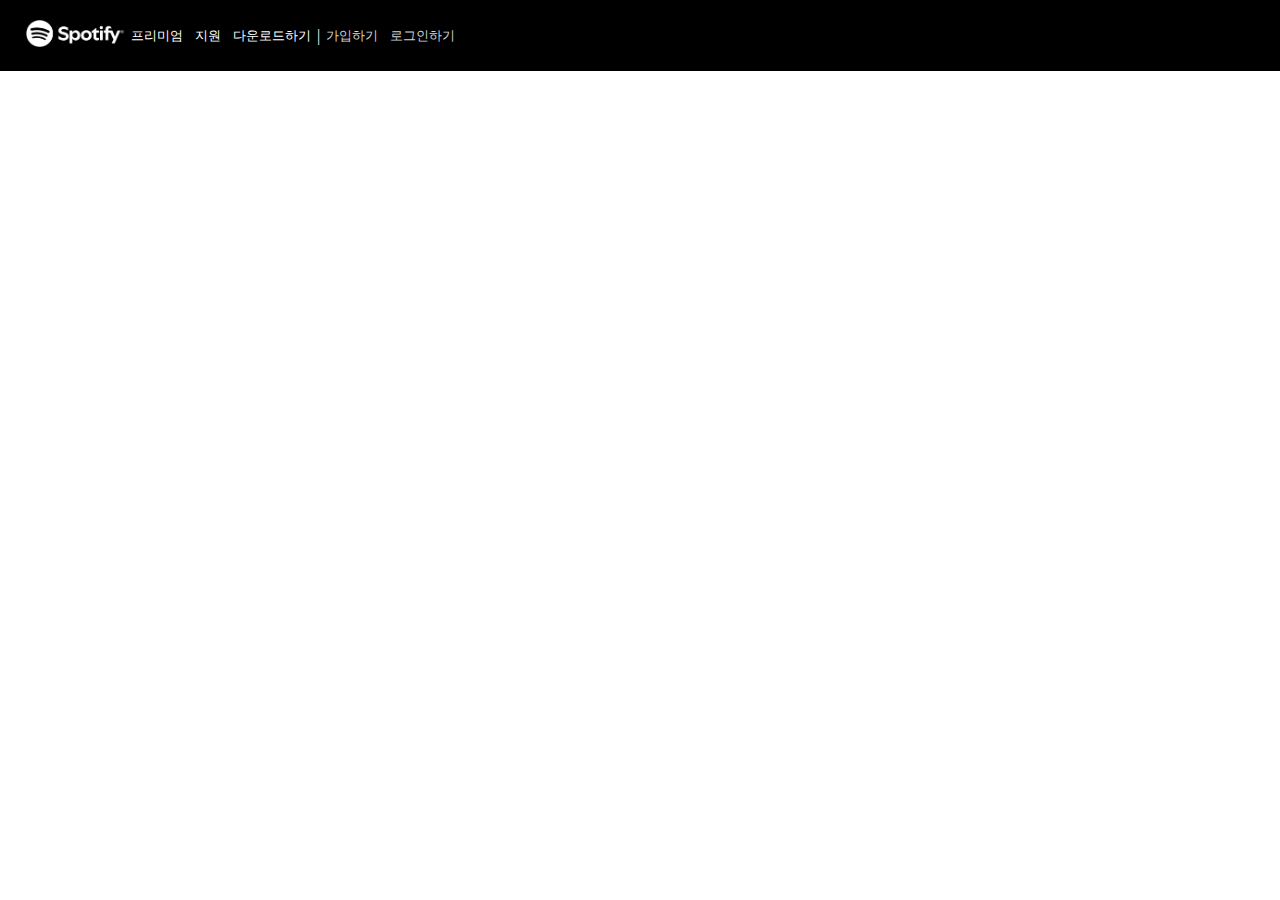
<file: index.html>
<!DOCTYPE html>
<html lang="en">

<head>
  <meta charset="UTF-8">
  <meta name="viewport" content="width=device-width, initial-scale=1.0">
  <title>Spotify - Clone</title>
  <link rel="stylesheet" href="./style.css">
  <link rel="reset" href="./reset.css">
  <link rel="icon" href="./img/favicon.svg">
</head>

<body>
  <header>
    <div>
      <img class="logo" src="./img/logo.png" />
    </div>

    <nav role="navigation">
      <ul class="menu">
        <li class="left-menu">
          <button class="premium">
            프리미엄
          </button>
        </li>
        <li class="left-menu">
          <button class="apply">
            지원
          </button>
        </li>
        <li class="left-menu">
          <button class="download">
            다운로드하기
          </button>
        </li>
        <li role="separator">|</li>

        <li class="right-menu">
          <button class="btn-signup"
          onclick="location.href='https://www.spotify.com/kr-ko/signup?forward_url=https%3A%2F%2Fopen.spotify.com%2F'">
            가입하기
          </button>
        </li>
        <li class="right-menu">
          <button class="btn-login"
          onclick="location.href='https://www.spotify.com/kr-ko/signup?forward_url=https%3A%2F%2Fopen.spotify.com%2F'">
            로그인하기
          </button>
        </li>
      </ul>

    </nav>

  </header>

</body>

</html>
</file>
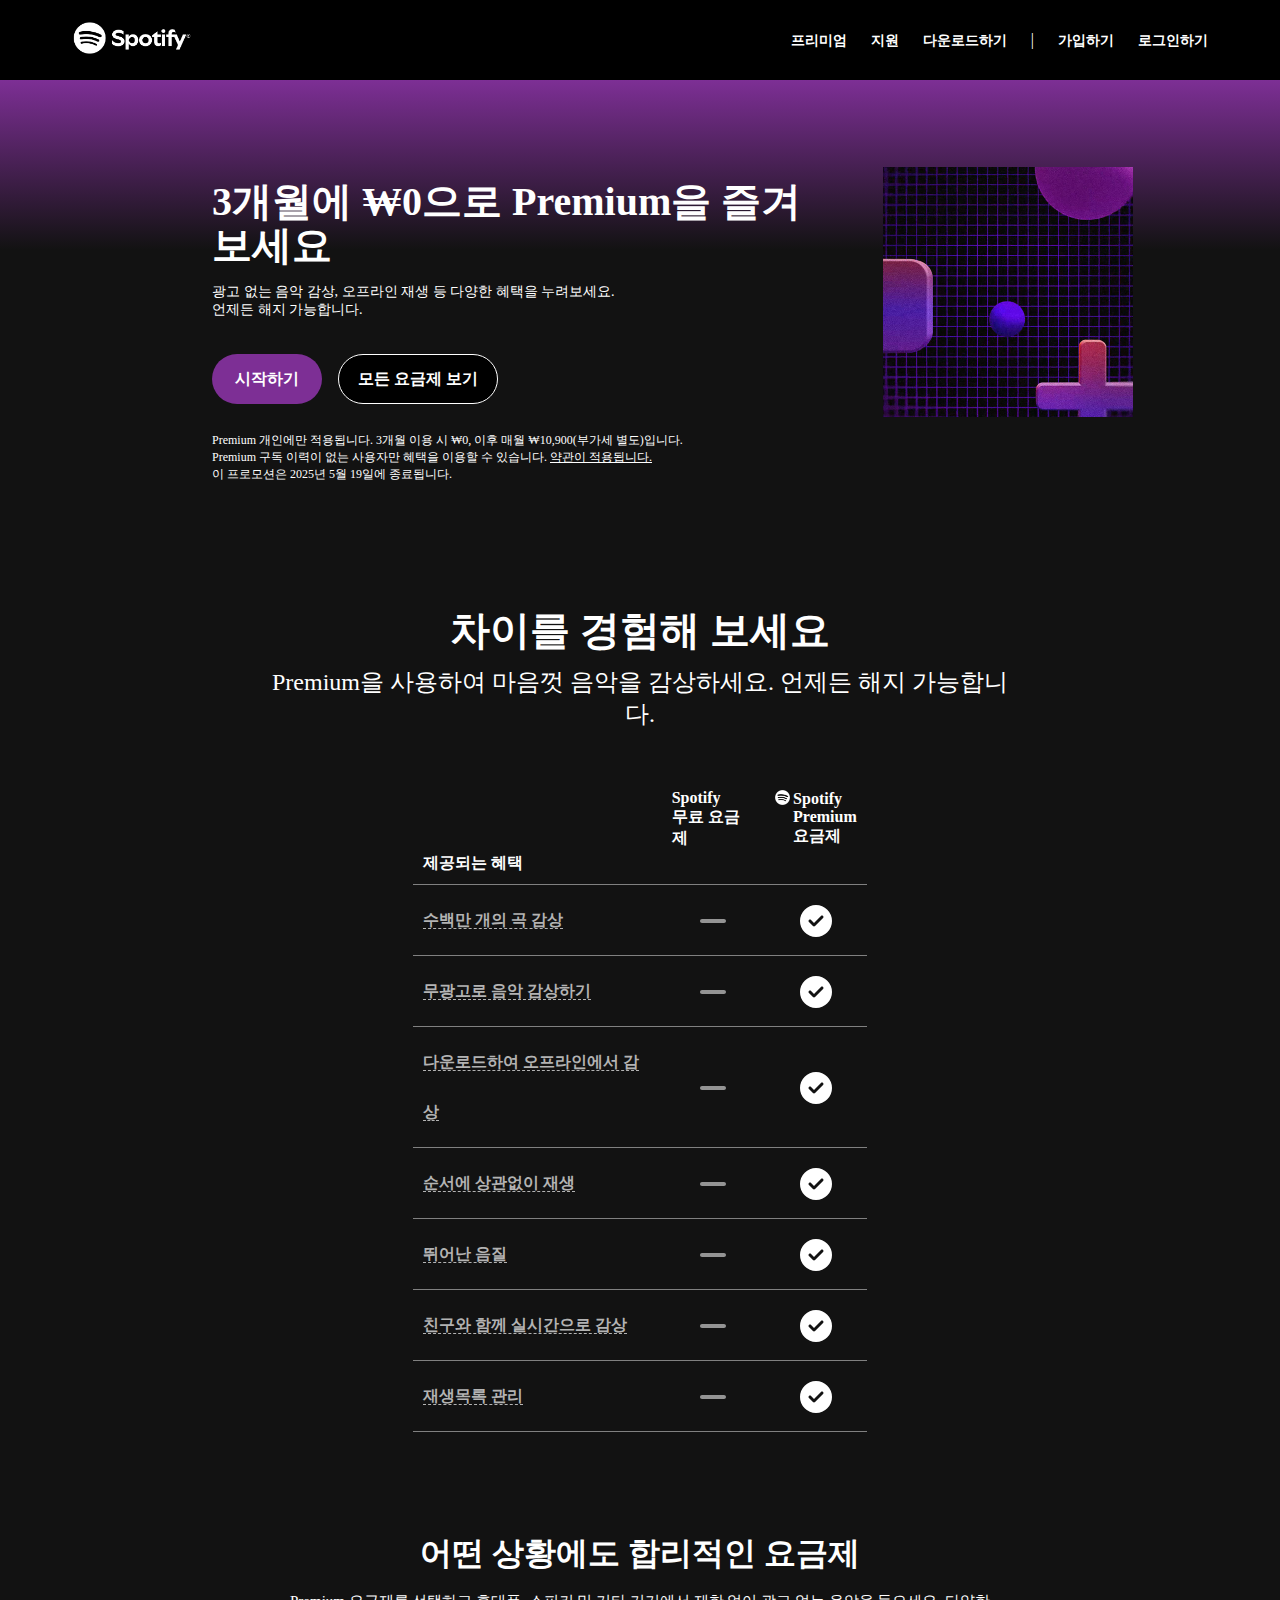
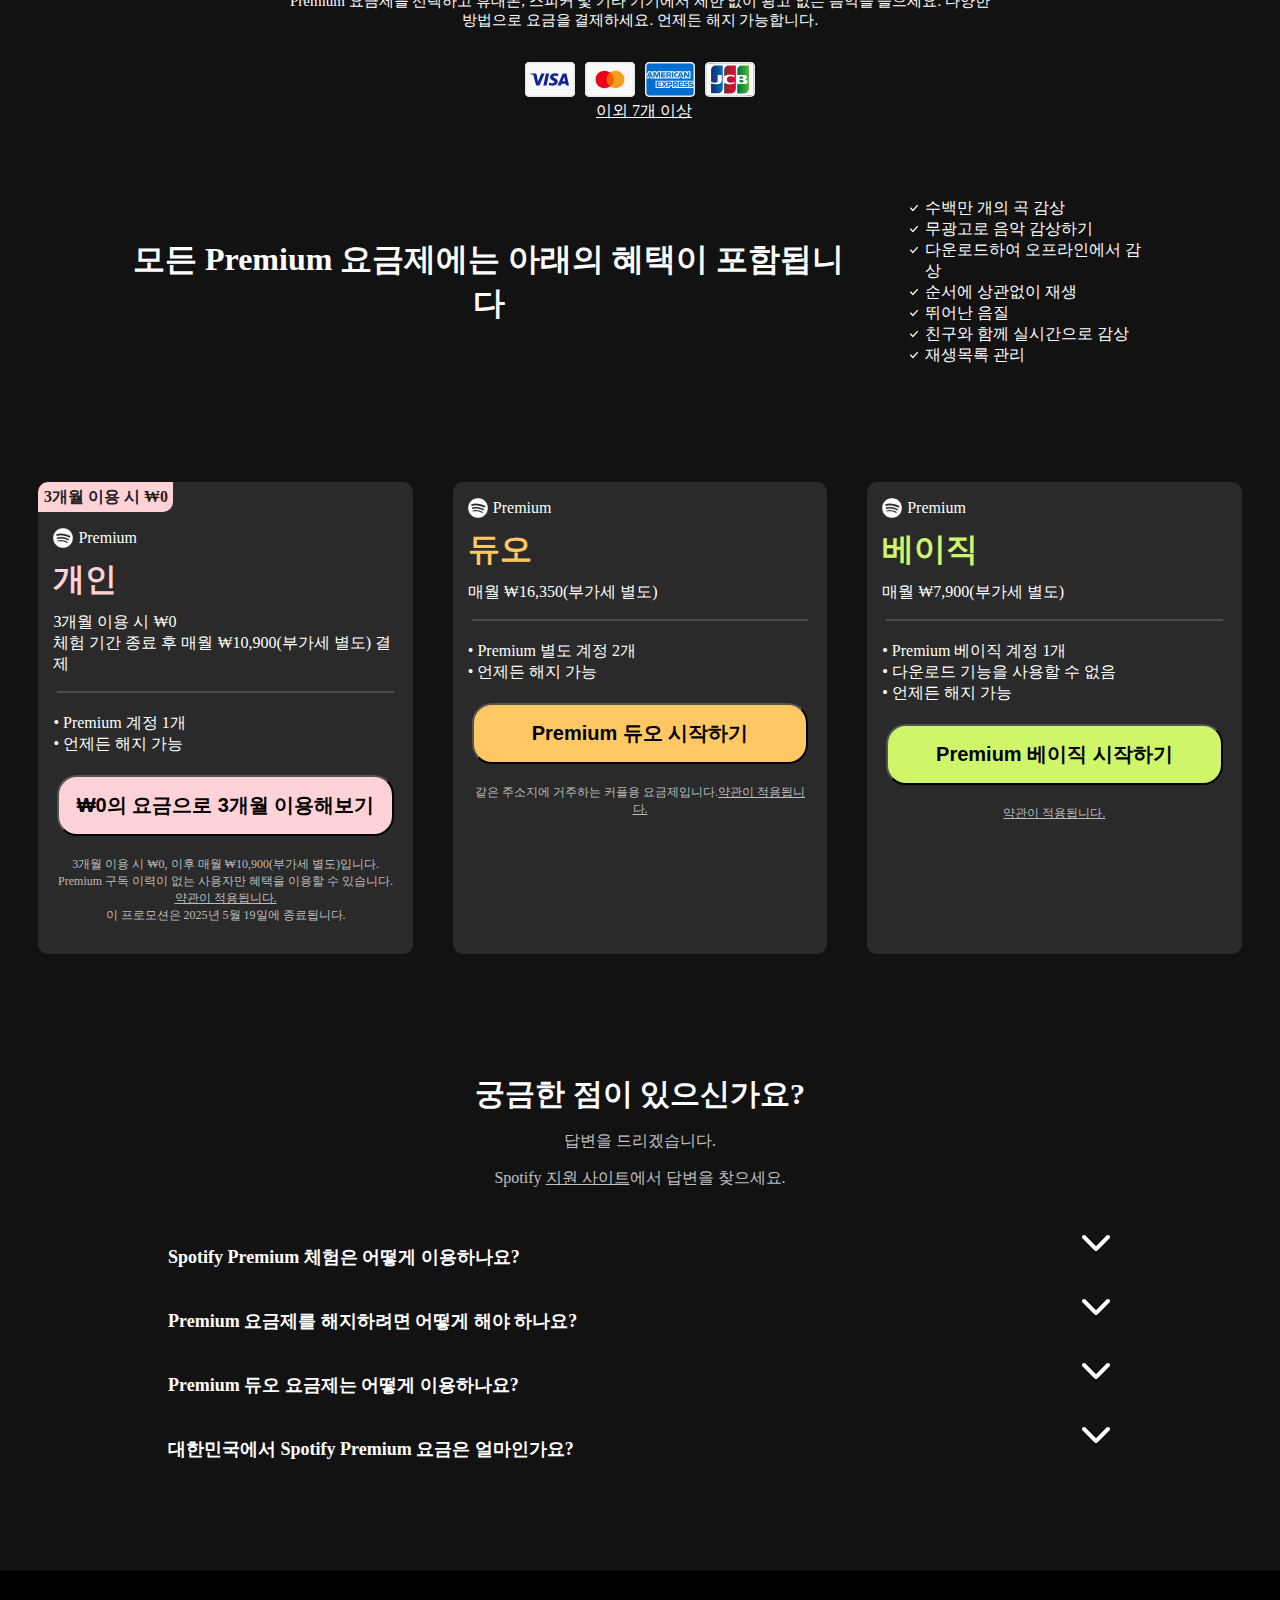
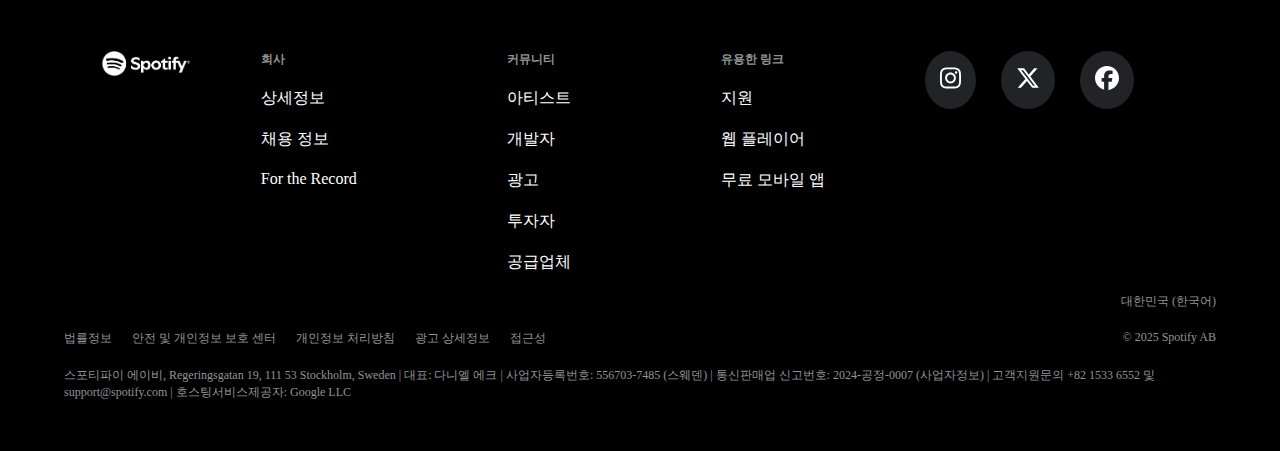
<file: Spotify/index.html>
<!DOCTYPE html>
<html lang="en">

<head>
  <meta charset="UTF-8">
  <meta name="viewport" content="width=device-width, initial-scale=1.0">
  <title>Spotify - Clone</title>
  <link rel="stylesheet" href="./style.css">
  <link rel="reset" href="./reset.css">
  <link rel="icon" href="./assets/favicon.svg">
  <script src="./script.js"></script>
</head>

<body>
  <header>
    <div class="header-content">
      <div>
        <img class="logo" src="./assets/logo.png" />
      </div>

      <nav class="header-nav" role="navigation">
        <ul class="menu-ui">
          <li class="menu">
            <button class="left-menu">프리미엄</button>
            <div id="premium-menu">
              <ul>
                <li>
                  <span class="plan-title">Premium 개인</span>
                  <span class="plan-detail">개인 사용자를 위한 계정 1개</span>
                </li>
                <li>
                  <span class="plan-title">Premium 듀오</span>
                  <span class="plan-detail">한 지붕 아래 사는 커플을 위한 계정 2개</span>
                </li>
              </ul>
            </div>
          </li>
          <li class="menu">
            <button class="left-menu">지원</button>
          </li>
          <li class="menu">
            <button class="left-menu">다운로드하기</button>
          </li>

          <li role="separator">|</li>

          <li class="menu">
            <button class="right-menu">가입하기</button>
          </li>
          <li class="menu">
            <button class="right-menu">로그인하기</button>
          </li>
        </ul>
        <a href="#" class="header-toggle-btn">
          <i class="fa-solid fa-bars fa-2xl" style="color: #ffffff;"></i>
        </a>
      </nav>
    </div>
  </header>

  <main>
    <section class="first">
      <div>
        <div class="headline">
          <h1 class="fs-title">3개월에 ₩0으로 Premium을 즐겨보세요</h1>
          <h2 class="fs-subtitle">광고 없는 음악 감상, 오프라인 재생 등 다양한 혜택을 누려보세요.<br>언제든 해지 가능합니다.</h2>
        </div>
        <div class="first-btn">
          <div class="start-btn">
            <button>시작하기</button>
          </div>
          <div class="fee-btn">
            <button>모든 요금제 보기</button>
          </div>
        </div>
        <div class="small-text">
          <p>Premium 개인에만 적용됩니다. 3개월 이용 시 ₩0, 이후 매월 ₩10,900(부가세 별도)입니다.<br>Premium 구독 이력이 없는 사용자만 혜택을 이용할 수 있습니다. <a
              href="#">약관이 적용됩니다.</a><br>이 프로모션은 2025년 5월 19일에 종료됩니다.
          </p>
        </div>
      </div>
    </section>

    <section class="second">
      <div class="second-content">
        <div class="ComponentWrapper">
          <div class="second-title">
            <h2>차이를 경험해 보세요</h2>
            <h3>Premium을 사용하여 마음껏 음악을 감상하세요. 언제든 해지 가능합니다.</h3>
          </div>
          <table class="TableWrapper">
            <thead>
              <tr>
                <th class="table-head-benefit">
                  <div>제공되는 혜택</div>
                </th>
                <th class="fee">
                  <div>Spotify<br>무료 요금제</div>
                </th>
                <th class="fee">
                  <div>
                    <img class="third-th-logo" src="./assets/Spotify_Primary_Logo_RGB_White.png">
                    <div>Spotify<br>Premium<br>요금제</div>
                  </div>
                </th>
              </tr>
            </thead>
            <tbody>
              <!-- 수백만 개의 곡 감상 -->
              <tr>
                <th>
                  <div class="benefits">
                    <span>수백만 개의 곡 감상</span>
                  </div>
                <td>
                  <div>
                    <svg xmlns="http://www.w3.org/2000/svg" height="32" width="28"
                      viewBox="0 0 448 512"><!--!Font Awesome Free 6.7.2 by @fontawesome - https://fontawesome.com License - https://fontawesome.com/license/free Copyright 2025 Fonticons, Inc.-->
                      <path fill="#949494"
                        d="M432 256c0 17.7-14.3 32-32 32L48 288c-17.7 0-32-14.3-32-32s14.3-32 32-32l352 0c17.7 0 32 14.3 32 32z" />
                    </svg>
                  </div>
                </td>
                <td class="checked">
                  <div>
                    <svg xmlns="http://www.w3.org/2000/svg" height="32" width="32"
                      viewBox="0 0 512 512"><!--!Font Awesome Free 6.7.2 by @fontawesome - https://fontawesome.com License - https://fontawesome.com/license/free Copyright 2025 Fonticons, Inc.-->
                      <path fill="#ffffff"
                        d="M256 512A256 256 0 1 0 256 0a256 256 0 1 0 0 512zM369 209L241 337c-9.4 9.4-24.6 9.4-33.9 0l-64-64c-9.4-9.4-9.4-24.6 0-33.9s24.6-9.4 33.9 0l47 47L335 175c9.4-9.4 24.6-9.4 33.9 0s9.4 24.6 0 33.9z" />
                    </svg>
                  </div>
                </td>
                </th>
              </tr>

              <!-- 무광고로 음악 감상하기 -->
              <tr>
                <th>
                  <div class="benefits">
                    <span>무광고로 음악 감상하기</span>
                  </div>
                <td>
                  <div>
                    <svg xmlns="http://www.w3.org/2000/svg" height="32" width="28"
                      viewBox="0 0 448 512"><!--!Font Awesome Free 6.7.2 by @fontawesome - https://fontawesome.com License - https://fontawesome.com/license/free Copyright 2025 Fonticons, Inc.-->
                      <path fill="#949494"
                        d="M432 256c0 17.7-14.3 32-32 32L48 288c-17.7 0-32-14.3-32-32s14.3-32 32-32l352 0c17.7 0 32 14.3 32 32z" />
                    </svg>
                  </div>
                </td>
                <td class="checked">
                  <div>
                    <svg xmlns="http://www.w3.org/2000/svg" height="32" width="32"
                      viewBox="0 0 512 512"><!--!Font Awesome Free 6.7.2 by @fontawesome - https://fontawesome.com License - https://fontawesome.com/license/free Copyright 2025 Fonticons, Inc.-->
                      <path fill="#ffffff"
                        d="M256 512A256 256 0 1 0 256 0a256 256 0 1 0 0 512zM369 209L241 337c-9.4 9.4-24.6 9.4-33.9 0l-64-64c-9.4-9.4-9.4-24.6 0-33.9s24.6-9.4 33.9 0l47 47L335 175c9.4-9.4 24.6-9.4 33.9 0s9.4 24.6 0 33.9z" />
                    </svg>
                  </div>
                </td>
                </th>
              </tr>

              <!-- 다운로드하여 오프라인에서 감상 -->
              <tr>
                <th>
                  <div class="benefits">
                    <span>다운로드하여 오프라인에서 감상</span>
                  </div>
                <td>
                  <div>
                    <svg xmlns="http://www.w3.org/2000/svg" height="32" width="28"
                      viewBox="0 0 448 512"><!--!Font Awesome Free 6.7.2 by @fontawesome - https://fontawesome.com License - https://fontawesome.com/license/free Copyright 2025 Fonticons, Inc.-->
                      <path fill="#949494"
                        d="M432 256c0 17.7-14.3 32-32 32L48 288c-17.7 0-32-14.3-32-32s14.3-32 32-32l352 0c17.7 0 32 14.3 32 32z" />
                    </svg>
                  </div>
                </td>
                <td class="checked">
                  <div>
                    <svg xmlns="http://www.w3.org/2000/svg" height="32" width="32"
                      viewBox="0 0 512 512"><!--!Font Awesome Free 6.7.2 by @fontawesome - https://fontawesome.com License - https://fontawesome.com/license/free Copyright 2025 Fonticons, Inc.-->
                      <path fill="#ffffff"
                        d="M256 512A256 256 0 1 0 256 0a256 256 0 1 0 0 512zM369 209L241 337c-9.4 9.4-24.6 9.4-33.9 0l-64-64c-9.4-9.4-9.4-24.6 0-33.9s24.6-9.4 33.9 0l47 47L335 175c9.4-9.4 24.6-9.4 33.9 0s9.4 24.6 0 33.9z" />
                    </svg>
                  </div>
                </td>
                </th>
              </tr>

              <!-- 순서에 상관없이 재생 -->
              <tr>
                <th>
                  <div class="benefits">
                    <span>순서에 상관없이 재생</span>
                  </div>
                <td>
                  <div>
                    <svg xmlns="http://www.w3.org/2000/svg" height="32" width="28"
                      viewBox="0 0 448 512"><!--!Font Awesome Free 6.7.2 by @fontawesome - https://fontawesome.com License - https://fontawesome.com/license/free Copyright 2025 Fonticons, Inc.-->
                      <path fill="#949494"
                        d="M432 256c0 17.7-14.3 32-32 32L48 288c-17.7 0-32-14.3-32-32s14.3-32 32-32l352 0c17.7 0 32 14.3 32 32z" />
                    </svg>
                  </div>
                </td>
                <td class="checked">
                  <div>
                    <svg xmlns="http://www.w3.org/2000/svg" height="32" width="32"
                      viewBox="0 0 512 512"><!--!Font Awesome Free 6.7.2 by @fontawesome - https://fontawesome.com License - https://fontawesome.com/license/free Copyright 2025 Fonticons, Inc.-->
                      <path fill="#ffffff"
                        d="M256 512A256 256 0 1 0 256 0a256 256 0 1 0 0 512zM369 209L241 337c-9.4 9.4-24.6 9.4-33.9 0l-64-64c-9.4-9.4-9.4-24.6 0-33.9s24.6-9.4 33.9 0l47 47L335 175c9.4-9.4 24.6-9.4 33.9 0s9.4 24.6 0 33.9z" />
                    </svg>
                  </div>
                </td>
                </th>
              </tr>

              <!-- 뛰어난 음질 -->
              <tr>
                <th>
                  <div class="benefits">
                    <span>뛰어난 음질</span>
                  </div>
                <td>
                  <div>
                    <svg xmlns="http://www.w3.org/2000/svg" height="32" width="28"
                      viewBox="0 0 448 512"><!--!Font Awesome Free 6.7.2 by @fontawesome - https://fontawesome.com License - https://fontawesome.com/license/free Copyright 2025 Fonticons, Inc.-->
                      <path fill="#949494"
                        d="M432 256c0 17.7-14.3 32-32 32L48 288c-17.7 0-32-14.3-32-32s14.3-32 32-32l352 0c17.7 0 32 14.3 32 32z" />
                    </svg>
                  </div>
                </td>
                <td class="checked">
                  <div>
                    <svg xmlns="http://www.w3.org/2000/svg" height="32" width="32"
                      viewBox="0 0 512 512"><!--!Font Awesome Free 6.7.2 by @fontawesome - https://fontawesome.com License - https://fontawesome.com/license/free Copyright 2025 Fonticons, Inc.-->
                      <path fill="#ffffff"
                        d="M256 512A256 256 0 1 0 256 0a256 256 0 1 0 0 512zM369 209L241 337c-9.4 9.4-24.6 9.4-33.9 0l-64-64c-9.4-9.4-9.4-24.6 0-33.9s24.6-9.4 33.9 0l47 47L335 175c9.4-9.4 24.6-9.4 33.9 0s9.4 24.6 0 33.9z" />
                    </svg>
                  </div>
                </td>
                </th>
              </tr>

              <!-- 친구와 함께 실시간으로 감상 -->
              <tr>
                <th>
                  <div class="benefits">
                    <span>친구와 함께 실시간으로 감상</span>
                  </div>
                <td>
                  <div>
                    <svg xmlns="http://www.w3.org/2000/svg" height="32" width="28"
                      viewBox="0 0 448 512"><!--!Font Awesome Free 6.7.2 by @fontawesome - https://fontawesome.com License - https://fontawesome.com/license/free Copyright 2025 Fonticons, Inc.-->
                      <path fill="#949494"
                        d="M432 256c0 17.7-14.3 32-32 32L48 288c-17.7 0-32-14.3-32-32s14.3-32 32-32l352 0c17.7 0 32 14.3 32 32z" />
                    </svg>
                  </div>
                </td>
                <td class="checked">
                  <div>
                    <svg xmlns="http://www.w3.org/2000/svg" height="32" width="32"
                      viewBox="0 0 512 512"><!--!Font Awesome Free 6.7.2 by @fontawesome - https://fontawesome.com License - https://fontawesome.com/license/free Copyright 2025 Fonticons, Inc.-->
                      <path fill="#ffffff"
                        d="M256 512A256 256 0 1 0 256 0a256 256 0 1 0 0 512zM369 209L241 337c-9.4 9.4-24.6 9.4-33.9 0l-64-64c-9.4-9.4-9.4-24.6 0-33.9s24.6-9.4 33.9 0l47 47L335 175c9.4-9.4 24.6-9.4 33.9 0s9.4 24.6 0 33.9z" />
                    </svg>
                  </div>
                </td>
                </th>
              </tr>

              <!-- 재생목록 관리 -->
              <tr>
                <th>
                  <div class="benefits">
                    <span>재생목록 관리</span>
                  </div>
                <td>
                  <div>
                    <svg xmlns="http://www.w3.org/2000/svg" height="32" width="28"
                      viewBox="0 0 448 512"><!--!Font Awesome Free 6.7.2 by @fontawesome - https://fontawesome.com License - https://fontawesome.com/license/free Copyright 2025 Fonticons, Inc.-->
                      <path fill="#949494"
                        d="M432 256c0 17.7-14.3 32-32 32L48 288c-17.7 0-32-14.3-32-32s14.3-32 32-32l352 0c17.7 0 32 14.3 32 32z" />
                    </svg>
                  </div>
                </td>
                <td class="checked">
                  <div>
                    <svg xmlns="http://www.w3.org/2000/svg" height="32" width="32"
                      viewBox="0 0 512 512"><!--!Font Awesome Free 6.7.2 by @fontawesome - https://fontawesome.com License - https://fontawesome.com/license/free Copyright 2025 Fonticons, Inc.-->
                      <path fill="#ffffff"
                        d="M256 512A256 256 0 1 0 256 0a256 256 0 1 0 0 512zM369 209L241 337c-9.4 9.4-24.6 9.4-33.9 0l-64-64c-9.4-9.4-9.4-24.6 0-33.9s24.6-9.4 33.9 0l47 47L335 175c9.4-9.4 24.6-9.4 33.9 0s9.4 24.6 0 33.9z" />
                    </svg>
                  </div>
                </td>
                </th>
              </tr>

            </tbody>
          </table>
        </div>

      </div>
    </section>

    <section class="third">
      <div>
        <h2>어떤 상황에도 합리적인 요금제</h2>
        <h3>Premium 요금제를 선택하고 휴대폰, 스피커 및 기타 기기에서 제한 없이 광고 없는 음악을 들으세요. 다양한<br>방법으로 요금을 결제하세요. 언제든 해지 가능합니다.</h3>
      </div>
      <div>
        <ul class="payment-way">
          <li><img src="./assets/visa.svg" alt="visa"></li>
          <li><img src="./assets/mastercard.svg" alt="mastercard"></li>
          <li><img src="./assets/amex.svg" alt="amex"></li>
          <li><img src="./assets/jcb.svg" alt="jcb"></li>
        </ul>
        <span class="other-way-toggle-span">이외 7개 이상</span>
        <ul class="payment-other-way">
          <li><img src="./assets/cup.svg" alt=""></li>
          <li><img src="./assets/uplus.svg" alt=""></li>
          <li><img src="./assets/kt.svg" alt=""></li>
          <li><img src="./assets/sktelecom.svg" alt=""></li>
          <li><img src="./assets/kakaopay.svg" alt=""></li>
          <li><img src="./assets/toss-pay.svg" alt=""></li>
          <li><img src="./assets/paypal.svg" alt=""></li>
        </ul>
      </div>
      <aside>
        <h3>모든 Premium 요금제에는 아래의 혜택이 포함됩니다</h3>
        <ul class="third-section-benefits">
          <li>수백만 개의 곡 감상</li>
          <li>무광고로 음악 감상하기</li>
          <li>다운로드하여 오프라인에서 감상</li>
          <li>순서에 상관없이 재생</li>
          <li>뛰어난 음질</li>
          <li>친구와 함께 실시간으로 감상</li>
          <li>재생목록 관리</li>
        </ul>
      </aside>
    </section>

    <section class="forth">
      <div class="container">
        <div id="plan-premium-individual">
          <span class="individual-tag">3개월 이용 시 ₩0</span>
          <div class="plan-premium-title">
            <img src="./assets/Spotify_Primary_Logo_RGB_White.png" alt="">
            <span>Premium</span>
          </div>
          <h3>개인</h3>
          <p class="every-month">3개월 이용 시 ₩0</p>
          <p>체험 기간 종료 후 매월 ₩10,900(부가세 별도) 결제</p>
          <hr>
          <div class="first-descript">
            <p>• Premium 계정 1개</p>
            <p>• 언제든 해지 가능</p>
          </div>
          <div class="plan-btn">
            <button id="individual-btn">₩0의 요금으로 3개월 이용해보기</button>
          </div>
          <p class="last-descript">3개월 이용 시 ₩0, 이후 매월 ₩10,900(부가세 별도)입니다.<br>Premium 구독 이력이 없는 사용자만 혜택을 이용할 수
            있습니다.<a>약관이 적용됩니다.</a><br>이 프로모션은 2025년 5월 19일에 종료됩니다.</p>

        </div>
        <div id="plan-premium-duo">
          <div class="plan-premium-title">
            <img src="./assets/Spotify_Primary_Logo_RGB_White.png" alt="">
            <span>Premium</span>
          </div>
          <h3>듀오</h3>
          <p class="every-month">매월 ₩16,350(부가세 별도)</p>
          <hr>
          <div class="first-descript">
            <p>• Premium 별도 계정 2개</p>
            <p>• 언제든 해지 가능</p>
          </div>
          <div class="plan-btn">
            <button id="duo-btn">Premium 듀오 시작하기</button>
          </div>
          <p class="last-descript">같은 주소지에 거주하는 커플용 요금제입니다.<a>약관이 적용됩니다.</a></p>
        </div>
        <div id="plan-premium-basic">
          <div class="plan-premium-title">
            <img src="./assets/Spotify_Primary_Logo_RGB_White.png" alt="">
            <span>Premium</span>
          </div>
          <h3>베이직</h3>
          <p class="every-month">매월 ₩7,900(부가세 별도)</p>
          <hr>
          <div class="first-descript">
            <p>• Premium 베이직 계정 1개</p>
            <p>• 다운로드 기능을 사용할 수 없음</p>
            <p>• 언제든 해지 가능</p>
          </div>
          <div class="plan-btn">
            <button id="basic-btn">Premium 베이직 시작하기</button>
          </div>
          <p class="last-descript"><a>약관이 적용됩니다.</a></p>
        </div>
      </div>
    </section>

    <section class="fifth">
      <div class="fifth-title">
        <h2>궁금한 점이 있으신가요?</h2>
        <p>답변을 드리겠습니다.</p>
        <p>Spotify <a href="#">지원 사이트</a>에서 답변을 찾으세요.</p>
      </div>
      <div class="fifth-txt">
        <ul class="question-type">
          <li>
            <div class="question-item">
              Spotify Premium 체험은 어떻게 이용하나요?
              <svg xmlns="http://www.w3.org/2000/svg" height="32" width="32" viewBox="0 0 512 512">
                <path fill="#ffffff"
                  d="M233.4 406.6c12.5 12.5 32.8 12.5 45.3 0l192-192c12.5-12.5 12.5-32.8 0-45.3s-32.8-12.5-45.3 0L256 338.7 86.6 169.4c-12.5-12.5-32.8-12.5-45.3 0s-12.5 32.8 0 45.3l192 192z" />
              </svg>
            </div>
            <div class="question-hidden-div">
              이전에 Premium 요금제를 이용해 본 적이 없다면 무료 체험 또는 할인된 요금으로 이용할 수 있습니다.<br><br>
              무료 체험을 이용하려면 가입할 때 유효한 결제 수단을 입력해야 합니다. 입력해 주신 결제 정보는 국가나 지역을 확인하는 데 사용되며, 무료 체험 혜택이 종료된 후에 Premium을 계속
              이용하기로 결정할 경우에 결제 수단으로 사용됩니다.<br><br>
              무료 체험 종료 7일 전에 알림을 보내드립니다. 국가 제한 및 약관이 적용됩니다.
            </div>
          </li>
          <li>
            <div class="question-item">
              Premium 요금제를 해지하려면 어떻게 해야 하나요?
              <svg xmlns="http://www.w3.org/2000/svg" height="32" width="32" viewBox="0 0 512 512">
                <path fill="#ffffff"
                  d="M233.4 406.6c12.5 12.5 32.8 12.5 45.3 0l192-192c12.5-12.5 12.5-32.8 0-45.3s-32.8-12.5-45.3 0L256 338.7 86.6 169.4c-12.5-12.5-32.8-12.5-45.3 0s-12.5 32.8 0 45.3l192 192z" />
              </svg>
            </div>
            <div class="question-hidden-div">
              계정 페이지에서 언제든지 온라인으로 손쉽게 Premium 요금제를 해지할 수 있습니다. Premium은 다음 청구 날짜까지 계속 이용하실 수 있으며 이후 계정이 무료 요금제로
              전환됩니다.<br><br>
              무료 계정으로 전환해도 플레이리스트 및 저장된 음악은 유지되며 광고와 함께 음악을 들을 수 있습니다.
            </div>
          </li>
          <li>
            <div class="question-item">
              Premium 듀오 요금제는 어떻게 이용하나요?
              <svg xmlns="http://www.w3.org/2000/svg" height="32" width="32" viewBox="0 0 512 512">
                <path fill="#ffffff"
                  d="M233.4 406.6c12.5 12.5 32.8 12.5 45.3 0l192-192c12.5-12.5 12.5-32.8 0-45.3s-32.8-12.5-45.3 0L256 338.7 86.6 169.4c-12.5-12.5-32.8-12.5-45.3 0s-12.5 32.8 0 45.3l192 192z" />
              </svg>
            </div>
            <div class="question-hidden-div">
              Premium 듀오는 같이 사는 두 사람을 위한 요금제입니다. 두 개의 정가 Premium 개인 계정을 갖는 것과 비교하면 가격이 저렴합니다. 두 사람이 같은 주소지에 살고 있는지 확인할 수
              있도록 주소를 제공해 주셔야 합니다. 요금제 결제 직후에 멤버를 초대할 수 있습니다. 각 멤버에게 별도의 Premium 계정이 주어지며 각자 자신의 계정으로 동시에 음악을 들을 수 있습니다.
              저장한 음악과 플레이리스트는 따로 가질 수 있습니다. 요금제 멤버는 서로가 무엇을 듣고 있는지 볼 수 없습니다.<br><br>
              Premium 듀오에 대해 자세히 알아보세요.
            </div>
          </li>
          <li>
            <div class="question-item">
              대한민국에서 Spotify Premium 요금은 얼마인가요?
              <svg xmlns="http://www.w3.org/2000/svg" height="32" width="32" viewBox="0 0 512 512">
                <path fill="#ffffff"
                  d="M233.4 406.6c12.5 12.5 32.8 12.5 45.3 0l192-192c12.5-12.5 12.5-32.8 0-45.3s-32.8-12.5-45.3 0L256 338.7 86.6 169.4c-12.5-12.5-32.8-12.5-45.3 0s-12.5 32.8 0 45.3l192 192z" />
              </svg>
            </div>
            <div class="question-hidden-div">
              대한민국의 Spotify Premium 가격은 선택한 Premium 요금제에 따라 다릅니다. Spotify Premium 베이직 요금제는 ₩8,690(매월 기준), Premium 개인
              요금제는 ₩11,990(매월 기준), Premium 듀오 요금제는 ₩17,985(매월 기준)입니다. 이전에 Premium 요금제를 이용해 본 적이 없다면 무료 체험 또는 할인된 요금으로
              이용할 수 있습니다. 국가 제한 및 약관이 적용됩니다.
            </div>
          </li>
        </ul>
      </div>
    </section>
  </main>
  <footer>
    <nav class="footer-nav">
      <div class="footer-lists">
        <div class="upper-footer">
          <div>
            <img class="footer-logo" src="./assets/logo.png" alt="">
          </div>
          <div class="any-lists">
            <ul>
              <h3>회사</h3>
              <li>상세정보</li>
              <li>채용 정보</li>
              <li>For the Record</li>
            </ul>
            <ul>
              <h3>커뮤니티</h3>
              <li>아티스트</li>
              <li>개발자</li>
              <li>광고</li>
              <li>투자자</li>
              <li>공급업체</li>
            </ul>
            <ul>
              <h3>유용한 링크</h3>
              <li>지원</li>
              <li>웹 플레이어</li>
              <li>무료 모바일 앱</li>
            </ul>
          </div>
          <div class="sns-links">
            <ul>
              <li>
                <svg xmlns="http://www.w3.org/2000/svg" height="24" width="21" viewBox="0 0 448 512">
                  <path fill="#ffffff"
                    d="M224.1 141c-63.6 0-114.9 51.3-114.9 114.9s51.3 114.9 114.9 114.9S339 319.5 339 255.9 287.7 141 224.1 141zm0 189.6c-41.1 0-74.7-33.5-74.7-74.7s33.5-74.7 74.7-74.7 74.7 33.5 74.7 74.7-33.6 74.7-74.7 74.7zm146.4-194.3c0 14.9-12 26.8-26.8 26.8-14.9 0-26.8-12-26.8-26.8s12-26.8 26.8-26.8 26.8 12 26.8 26.8zm76.1 27.2c-1.7-35.9-9.9-67.7-36.2-93.9-26.2-26.2-58-34.4-93.9-36.2-37-2.1-147.9-2.1-184.9 0-35.8 1.7-67.6 9.9-93.9 36.1s-34.4 58-36.2 93.9c-2.1 37-2.1 147.9 0 184.9 1.7 35.9 9.9 67.7 36.2 93.9s58 34.4 93.9 36.2c37 2.1 147.9 2.1 184.9 0 35.9-1.7 67.7-9.9 93.9-36.2 26.2-26.2 34.4-58 36.2-93.9 2.1-37 2.1-147.8 0-184.8zM398.8 388c-7.8 19.6-22.9 34.7-42.6 42.6-29.5 11.7-99.5 9-132.1 9s-102.7 2.6-132.1-9c-19.6-7.8-34.7-22.9-42.6-42.6-11.7-29.5-9-99.5-9-132.1s-2.6-102.7 9-132.1c7.8-19.6 22.9-34.7 42.6-42.6 29.5-11.7 99.5-9 132.1-9s102.7-2.6 132.1 9c19.6 7.8 34.7 22.9 42.6 42.6 11.7 29.5 9 99.5 9 132.1s2.7 102.7-9 132.1z" />
                </svg>
              </li>
              <li>
                <svg xmlns="http://www.w3.org/2000/svg" height="24" width="24" viewBox="0 0 512 512">
                  <path fill="#ffffff"
                    d="M389.2 48h70.6L305.6 224.2 487 464H345L233.7 318.6 106.5 464H35.8L200.7 275.5 26.8 48H172.4L272.9 180.9 389.2 48zM364.4 421.8h39.1L151.1 88h-42L364.4 421.8z" />
                </svg>
              </li>
              <li>
                <svg xmlns="http://www.w3.org/2000/svg" height="24" width="24" viewBox="0 0 512 512">
                  <path fill="#ffffff"
                    d="M512 256C512 114.6 397.4 0 256 0S0 114.6 0 256C0 376 82.7 476.8 194.2 504.5V334.2H141.4V256h52.8V222.3c0-87.1 39.4-127.5 125-127.5c16.2 0 44.2 3.2 55.7 6.4V172c-6-.6-16.5-1-29.6-1c-42 0-58.2 15.9-58.2 57.2V256h83.6l-14.4 78.2H287V510.1C413.8 494.8 512 386.9 512 256h0z" />
                </svg>
              </li>
            </ul>
          </div>
        </div>
        <div class="bottom-footer">
          <div class="global">
            <a href="#">
              대한민국 (한국어)
            </a>
          </div>
          <div class="info-first">
            <ul class="bottom-link">
              <li><a href="#">법률정보</a></li>
              <li><a href="#">안전 및 개인정보 보호 센터</a></li>
              <li><a href="#">개인정보 처리방침</a></li>
              <li><a href="#">광고 상세정보</a></li>
              <li><a href="#">접근성</a></li>
            </ul>
            <span>© 2025 Spotify AB</span>
          </div>
          <div class="info-last">
            <span>
              스포티파이 에이비, Regeringsgatan 19, 111 53 Stockholm, Sweden | 대표: 다니엘 에크 | 사업자등록번호: 556703-7485 (스웨덴) | 통신판매업 신고번호: 2024-공정-0007 (<a>사업자정보</a>) | 고객지원문의 +82 1533 6552 및 support@spotify.com | 호스팅서비스제공자: Google LLC
            </span>
          </div>
        </div>
    </nav>
  </footer>
</body>

</html>
</file>
<file: style.css>
html,body {	margin: 0;	padding: 0;}

header {
  display: inline-flex;
  background-color: black;
  padding: 0 25px;
  width: 100%;
}

nav {
  display: flex;
}

.logo {
  width: 100px;
  margin: 20px 0;
}

.menu {
  display: flex;
  list-style: none;
  padding: 0;
  align-items: center;
  color: white;
}

.premium {
  background-color: black;
  border-style: none;
  color: white;
}

.apply {
  background-color: black;
  border-style: none;
  color: white;
}
.download {
  background-color: black;
  border-style: none;
  color: white;
}

.btn-signup {
  background-color: black;
  border-style: none;
  color: lightgray;
}

.btn-login {
  background-color: black;
  border-style: none;
  color: lightgray;
}
</file>
<file: Spotify/style.css>
html,
body {
  margin: 0;
  padding: 0;
}

* {
  margin: 0;
  padding: 0;
  box-sizing: border-box;
}

body {
  margin: 0;
  background-color: rgb(18, 18, 18);
  color: #fff;
  min-height: 100vh;
}

header {
  width: 100%;
  background-color: black;
}

.header-content {
  display: flex;
  align-items: center;
  justify-content: space-between;
  height: 80px;
  padding: 0 32px;
  max-width: 1200px;
  margin: 0 auto;
}

.logo {
  width: 12vw;
  height: auto;
  object-fit: contain;
  min-width: 80px;
  max-width: 120px;
}

.header-nav {
  display: flex;
  align-items: center;
  flex-grow: 1;
  justify-content: flex-end;
  flex-wrap: nowrap;
  max-width: 800px;
}

/* 프리미엄 메뉴 숨기기 */
#premium-menu {
  display: none;
  position: absolute;
  background-color: #222;
  padding: 10px;
  width: 200px;
  top: 40px;
  /* 버튼 밑으로 드롭다운 */
  opacity: 0;
  transform: translateY(-20px);
  transition: opacity 0.2s ease-in-out, transform 0.2s ease-in-out;
}

/* 프리미엄 버튼 호버 시 메뉴 드롭다운 */
.menu:hover #premium-menu {
  display: block;
  opacity: 1;
  transform: translateY(30%);
}

/* 드롭다운 메뉴 스타일 */
#premium-menu ul {
  list-style: none;
  margin: 0;
  padding: 0;
}

#premium-menu li {
  padding: 8px;
}

#premium-menu li:last-child {
  border-bottom: none;
}

.plan-title {
  font-weight: bold;
}

.plan-detail {
  display: block;
  font-size: 12px;
  color: #bbb;
}

.menu-ui {
  display: flex;
  gap: 24px;
  list-style: none;
  margin: 0;
  padding: 0;
  color: #fff;
  flex-wrap: nowrap;
  overflow: hidden;
}

.menu-ui .menu button {
  height: max-content;
  background: none;
  border: none;
  color: #fff;
  font-size: 14px;
  font-weight: 600;
  cursor: pointer;
}

.menu-ui .menu button:hover{
  color: #1ed760;
}

main section {
  height: 600px;
}

.first {
  background-position: clamp(65%, calc(77.5% + 250px / 2 - max(15px,env(safe-area-inset-left)) * 2 - 10px), 900px), center top;
  background-image: url("./assets/background-purple.jpeg"),
    linear-gradient(180deg, rgb(125, 47, 149) 0%, rgb(18, 18, 18) 100%);
  background-repeat: no-repeat;
  
  background-size: 250px, 100% 170px;
  height: auto;
}

.first>div {
  height: auto;
  width: 70%;
  padding: 100px 20px 20px 20px;
  margin: auto;
}

.first>div>div {
  height: auto;
}

.headline {
  margin-bottom: 16px;
  width: 70%;
}

.fs-title {
  font-size: 2.5rem;
  line-height: 110%;
  color: #fff;
}

.fs-subtitle {
  margin: 15px 0;
  font-size: 14px;
  font-weight: 400;
  color: #fff;
}

.first-btn {
  display: flex;
  column-gap: 16px;
  margin-top: 35px;
  margin-bottom: 28px;
}

.first>div>div>div button {
  border-radius: 25px;
  height: 50px;
}

.start-btn>button {
  width: 110px;
  background-color: rgb(125, 47, 149);
  border: none;
  font-size: 16px;
  font-weight: 700;
  color: #fff;
}

.fee-btn>button {
  width: 160px;
  background-color: black;
  color: #fff;
  border-width: 1px;
  border-color: #fff;
  border-style: solid;
  font-size: 16px;
  font-weight: 700;
}

.first>div>div p {
  font-size: 12px;
  color: #fff;
  a {
    color: #fff;
  }
}

.ComponentWrapper {
  justify-items: center;
}

.ComponentWrapper>div {
  justify-items: center;
}

.second {
  background-color: rgb(18, 18, 18);
  align-content: center;
  height: auto;
  margin: 100px;
}

.second-content {
  justify-items: center;
  text-align: center;
}

.ComponentWrapper {
  width: 70%;
}

.second-title {
  width: 100%;
  margin-bottom: 24px;
}

.second-title>h2 {
  margin: 0;
  font-size: 2.5rem;
  font-weight: 700;
}

.second-title>h3 {
  margin-top: 8px;
  margin-bottom: 24px;
  font-size: 1.5rem;
  font-weight: 400;
}

.TableWrapper {
  width: 60%;
  border-collapse: collapse;
}

.TableWrapper>thead>tr {
  height: 130px;
}

.TableWrapper>thead>tr>th {
  border-bottom-style: solid;
  border-bottom-width: 1px;
  border-bottom-color: rgb(128, 128, 128);
  font-weight: 700;
  padding: 10px;
}

.TableWrapper>thead>tr>th>div {
  display: flex;
  text-align: left;
}

.table-head-benefit {
  vertical-align: bottom;
}

.fee {
  justify-items: center;
}

.fee>div>img {
  margin-right: 3px;
}

.third-th-logo {
  width: 15px;
  height: 15px;
}

tbody>tr {
  line-height: 50px;
  border-bottom-style: solid;
  border-bottom-width: 1px;
  border-bottom-color: rgb(128, 128, 128);
}

tbody :hover {
  background-color: rgb(28, 28, 28);

  .checked,
  .checked>div {
    background-color: rgb(44, 44, 44);
  }
}

tbody>tr>th {
  text-align: left;
  padding: 10px;
}

tbody>tr>td>div>svg {
  vertical-align: middle;
}

.benefits {
  color: rgb(179, 179, 179);
}

.benefits>span {
  border-bottom-style: dashed;
  border-bottom-width: 1.5px;
}

.third {
  background-color: rgb(18, 18, 18);
  margin: 100px;
  height: auto;

  div {
    text-align: center;
    justify-items: center;

    h2 {
      font-size: 32px;
      font-weight: 700;
    }

    h3 {
      margin: 16px auto 32px auto;
      font-size: 15px;
      font-weight: 400;
    }
  }
  .other-way-toggle-span {
    margin: 8px 0 0 8px;
    text-decoration: underline;
  }
  .other-way-toggle-span:hover .payment-other-way {
    display: grid;
  }

  .payment-way {
    display: flex;
    justify-content: center;
    gap: 10px;

    li {
      list-style: none;
    }

    li>img {
      width: 50px;
      object-fit: contain;
    }
  }
  .payment-other-way {
    display: none;
    position: absolute;
    left: 50%;
    transform: translateX(-50%);
    place-items: center;
    box-sizing: border-box;
    justify-content: center;
    width: 232px;
    padding: 8px 4px;
    margin: 10px 0;
    grid-template-columns: repeat(4, 1fr);
    gap: 4px;
    list-style: none;
    background-color: #fff;
    border-radius: 8px;

    li {
      display: list-item;
      width: 50px;
      height: 43px;
      padding: 4px;
      line-height: 32px;
    }
    li>img {
      width: 40px;
    }
  }

  .third-section-benefits {
    list-style-image: url(./assets/check-solid.svg);
    margin: 16px 0;
  }

  aside {
    display: flex;
    justify-content: center;
    align-items: center;
    margin: 60px 0;
    padding: 0 32px;
    gap: 40px;

    h3 {
      font-size: 32px;
      text-align: center;
    }
    > ul {
      padding-left: 40px;
    }

  }

}

.forth {
  background-color: rgb(18, 18, 18);
  justify-content: center;
  align-content: center;
  margin: 50px auto;
  height: auto;

  .plan-premium-title img {
    width: 20px;
  }
  #plan-premium-individual > h3 {
    color: rgb(255, 210, 215);
  }
  #individual-btn {
    background-color: rgb(255, 210, 215);
  }
  #plan-premium-duo > h3 {
    color: rgb(255, 200, 98);
  }
  #duo-btn {
    background-color: rgb(255, 200, 98);
  }
  #plan-premium-basic > h3 {
    color: rgb(207, 245, 106);
  }
  #basic-btn {
    background-color: rgb(207, 245, 106);
  }

  .container {
    display: flex;
    justify-content: center;
    gap: 40px;
    margin: 0px 3%;
  }

  .container>div {
    background-color: rgb(42, 42, 42);
    border-radius: 10px;
    width: 400px;
    height: auto;
    padding-bottom: 30px;

    .individual-tag {
      display: flex;
      justify-content: center;
      align-items: center;
      width: 135px;
      height: 30px;
      background-color: rgb(255, 210, 215);
      border-radius: 10px 0 10px 0;
      font-weight: 700;
      color: #222;
    }

    .plan-premium-title {
      display: flex;
      align-items: center;
      gap: 5px;
      margin-top: 16px;
      padding: 0 15px;

      span {
        font-size: 16px;
      }
    }

    h3 {
      font-size: 32px;
      margin: 10px 0;
      padding: 0 15px;
    }

    .first-descript {
      margin: 20px 0;
    }

    hr {
      width: 90%;
      border: rgb(75, 75, 75) 1px solid;
      margin-top: 16px;
      margin-left: auto;
      margin-right: auto;
    }

    .plan-btn {
      text-align: center;
      button {
        width: 90%;
        border-radius: 20px;
        padding: 15px;
        font-size: 20px;
        font-weight: 700;
      }
    }

    .last-descript {
      padding-top: 20px;
      color: #bbb;
      text-align: center;
      font-size: 12px;

      a {
        text-decoration: underline;
      }
    }

    p {
      font-size: 16px;
      padding: 0 15px;
    }

  }

}

.fifth {
  justify-items: center;
  height: auto;
  padding: 70px 0;

  .fifth-txt {
    width: 100%;
  }

  .fifth-title {
    justify-items: center;
    text-align: center;
  }
  .fifth-title > h2 {
    font-size: 30px;
    font-weight: 700;
  }
  .fifth-title > p {
    margin: 16px 0;
    font-size: 16px;
    color: rgb(192, 192, 192);

    a {
      color: rgb(192, 192, 192);
    }
  }

  li {
    list-style: none;
  }

  .question-hidden-div {
    display: none;
    background-color: rgb(29, 29, 29);
    padding: 30px 40px;
  }
  
}

.question-type {
  width: 80%;
  margin: auto;
  padding: 20px;
}

.question-item {
  display: flex;
  justify-content: space-between;
  align-items: center;
  position: relative;
  padding: 16px 20px;
  left: 0;
  top: 0;
  font-size: 18px;
  font-weight: 900;

  svg {
    transform: translateY(-50%);
  }
}

.question-item:hover {
  background-color: rgb(42, 42, 42);
  cursor: pointer;
  text-decoration: underline;
}

footer {
  display: flex;
  justify-content: center;
  padding-top: 80px;
  padding-bottom: 50px;
  background-color: black;

  .upper-footer {
    display: flex;
    justify-content: center;
    gap: 70px;
  }
  .footer-logo {
    width: 7vw;
  }
  .any-lists {
    display: flex;
    gap: 150px;
    > ul {
      list-style: none;
      > h3 {
        font-size: 12px;
        color: rgb(145, 148, 150);
      }
      > li {
        padding-top: 20px;
      }
      > li:hover{
        color: #1ed760;
        cursor: pointer;
      }
      
    }
  }
  .sns-links {
    padding-left: 30px;
    padding-right: 20px;
    > ul {
      display: flex;
      list-style: none;
      > li {
        justify-content: center;
        align-content: center;
        padding: 15px;
        margin-right: 25px;
        width: fit-content;
        background-color: rgb(34, 35, 38);
        border-radius: 50%;
      }
      > li:hover {
        cursor: pointer;
      }
    }
  }
  .bottom-footer {
    margin: auto;
    width: 90%;
    .global > a {
      margin-top: 20px;
      display: flex;
      justify-content: end;
      color: rgb(145, 148, 150);
      text-decoration: none;
      font-size: 12px;
    }
    .global > a:hover {
      color: #1ed760;
    }
    .info-first {
      margin-top: 20px;
      color: rgb(145, 148, 150);
      display: flex;
      justify-content: space-between;
      font-size: 12px;
      > ul {
        display: flex;
        gap: 20px;
        list-style: none;
      }
      > ul > li > a {
        text-decoration: none;
        color: rgb(145, 148, 150);
      }
      > ul > li > a:hover {
        color: #1ed760;
      }

    }
    .info-last {
      margin-top: 20px;
      color: rgb(145, 148, 150);
      font-size: 12px;
      > span > a:hover {
        cursor: pointer;
      }
    }
  }
}

/* 모바일에 최적화된 예외 CSS 코드 */
@media screen and (max-width: 768px) {
  html, body {
    margin: 0px;
    overflow-x: hidden;
    width: 100%;
  }

  .header-nav {
    flex-direction: column;

    > .menu-ui {
      display: none;
    }
    
    > .header-toggle-btn {
      display: block;
    }
  }

  .first {
    > div {
      margin: 0;
      padding: 50px 20px;
    }
  }
  
  .second {
    margin: 0;
    .second-content {
      margin: 0 10px;
      padding: 75px 0;
    }
    .ComponentWrapper {
      margin: 0 32px;
      width: 100%;
    }
  }

  .third {
    margin: 0 9px;
    padding-top: 35px;
    padding-left: 24px;
    padding-right: 24px;
    > aside {
      margin: 48px 0;
    }
  }
}
</file>
